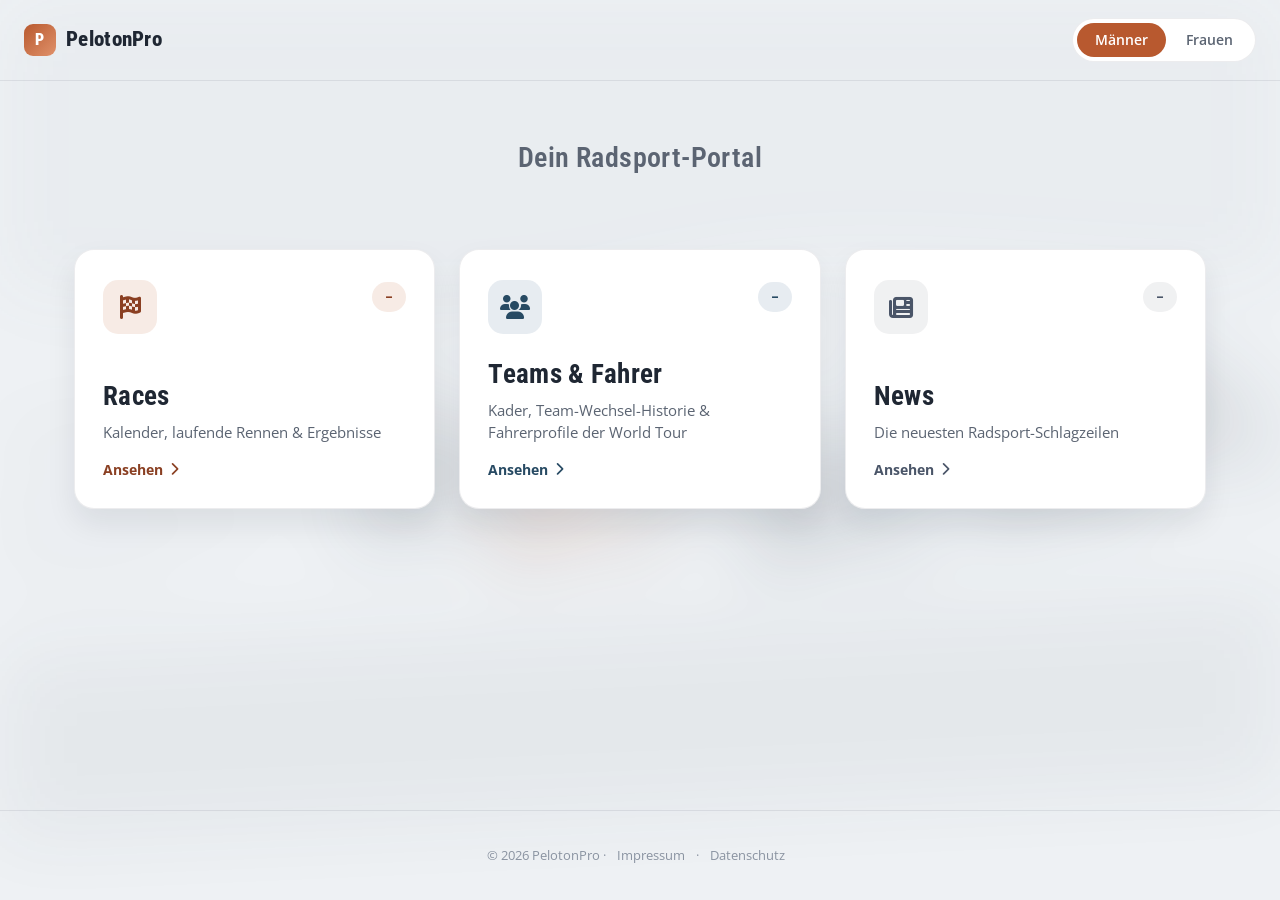
<file: index.html>
<!DOCTYPE html>
<html lang="de">
<head>
    <meta charset="UTF-8">
    <meta name="viewport" content="width=device-width, initial-scale=1.0">
    <title>PelotonPro – Dein Radsport-Portal</title>
    <meta name="description" content="Races, Teams und News der UCI World Tour auf einen Blick.">

    <link rel="preconnect" href="https://fonts.googleapis.com">
    <link rel="preconnect" href="https://fonts.gstatic.com" crossorigin>
    <link href="https://fonts.googleapis.com/css2?family=Open+Sans:wght@400;600;700&family=Roboto+Condensed:wght@400;700;800&display=swap" rel="stylesheet">
    <link rel="stylesheet" href="https://cdnjs.cloudflare.com/ajax/libs/font-awesome/6.4.0/css/all.min.css"
          integrity="sha384-iw3OoTErCYJJB9mCa8LNS2hbsQ7M3C0EpIsO/H5+EGAkPGc6rk+V8i04oW/K5xq0" crossorigin="anonymous" referrerpolicy="no-referrer">
    <link rel="stylesheet" href="style/style.css">
</head>
<body>
    <div class="home-bg" aria-hidden="true"></div>
    <div id="site-nav" class="topnav"></div>

    <main>
        <section class="hero">
            <h1>Dein Radsport-Portal</h1>
        </section>

        <div class="tiles">
            <a href="races.html" class="tile tile-races">
                <div class="icon-wrap"><i class="fas fa-flag-checkered"></i></div>
                <div class="bignum" id="tile-races-count">–</div>
                <h2>Races</h2>
                <p>Kalender, laufende Rennen &amp; Ergebnisse</p>
                <span class="go">Ansehen <i class="fas fa-chevron-right"></i></span>
            </a>
            <a href="teams.html" class="tile tile-teams">
                <div class="icon-wrap"><i class="fas fa-users"></i></div>
                <div class="bignum" id="tile-teams-count">–</div>
                <h2>Teams &amp; Fahrer</h2>
                <p>Kader, Team-Wechsel-Historie &amp; Fahrerprofile der World Tour</p>
                <span class="go">Ansehen <i class="fas fa-chevron-right"></i></span>
            </a>
            <a href="news.html" class="tile tile-news">
                <div class="icon-wrap"><i class="fas fa-newspaper"></i></div>
                <div class="bignum" id="tile-news-count">–</div>
                <h2>News</h2>
                <p>Die neuesten Radsport-Schlagzeilen</p>
                <span class="go">Ansehen <i class="fas fa-chevron-right"></i></span>
            </a>
        </div>
    </main>

    <footer class="site-footer">
        <p>&copy; 2026 PelotonPro · <a href="#">Impressum</a> · <a href="#">Datenschutz</a></p>
    </footer>

    <!-- Nur das Seiten-Modul: seine Abhängigkeiten
         (js/api.js, js/ui.js, js/nav.js, ggf. js/riders.js)
         zieht es selbst per import. -->
    <script type="module" src="js/home.js"></script>
</body>
</html>
</file>
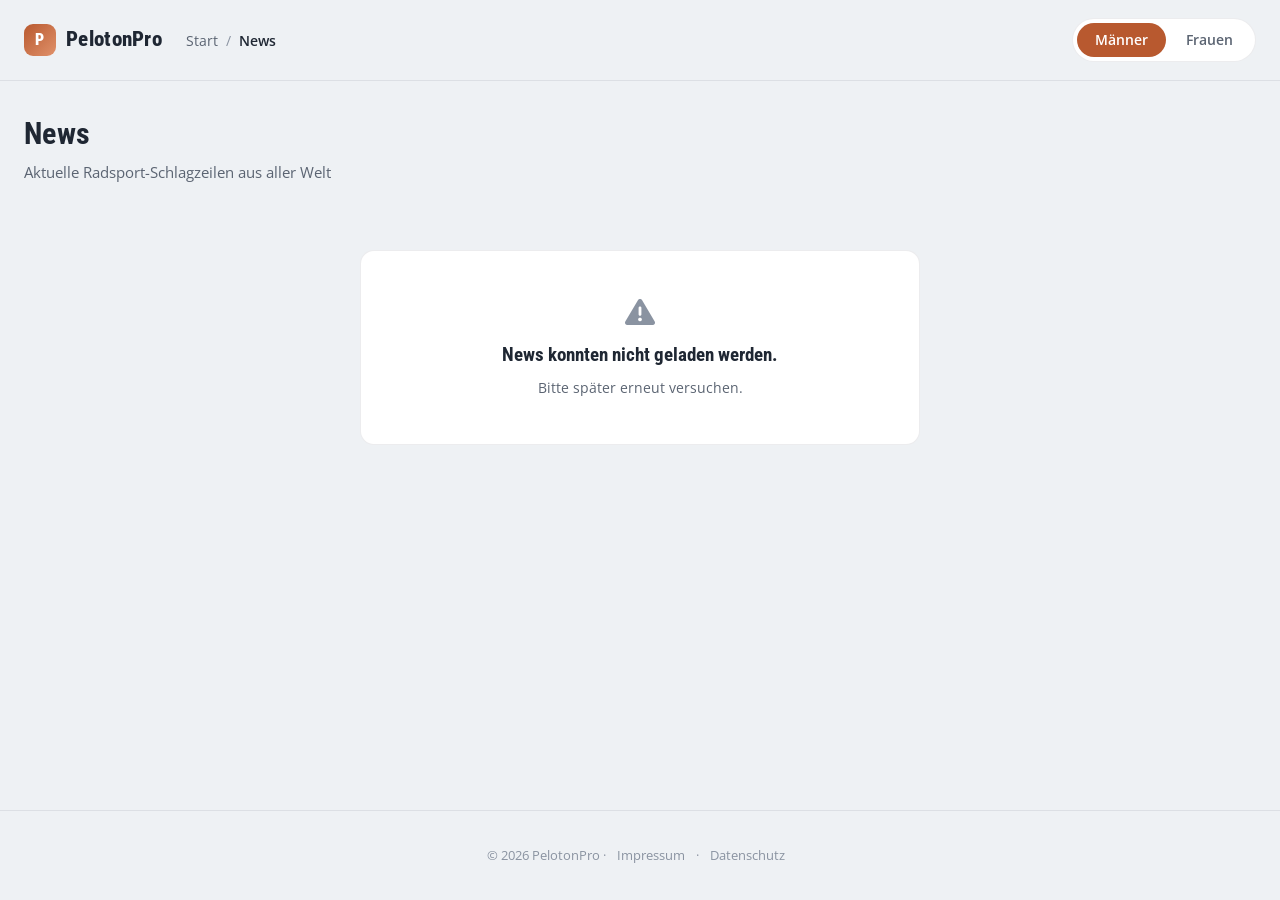
<file: news.html>
<!DOCTYPE html>
<html lang="de">
<head>
    <meta charset="UTF-8">
    <meta name="viewport" content="width=device-width, initial-scale=1.0">
    <title>News – PelotonPro</title>
    <meta name="description" content="Aktuelle Radsport-Schlagzeilen aus aller Welt.">

    <link rel="preconnect" href="https://fonts.googleapis.com">
    <link rel="preconnect" href="https://fonts.gstatic.com" crossorigin>
    <link href="https://fonts.googleapis.com/css2?family=Open+Sans:wght@400;600;700&family=Roboto+Condensed:wght@400;700;800&display=swap" rel="stylesheet">
    <link rel="stylesheet" href="https://cdnjs.cloudflare.com/ajax/libs/font-awesome/6.4.0/css/all.min.css"
          integrity="sha384-iw3OoTErCYJJB9mCa8LNS2hbsQ7M3C0EpIsO/H5+EGAkPGc6rk+V8i04oW/K5xq0" crossorigin="anonymous" referrerpolicy="no-referrer">
    <link rel="stylesheet" href="style/style.css">
</head>
<body>
    <div id="site-nav" class="topnav"></div>

    <main>
        <div class="page-head">
            <h1>News</h1>
            <p>Aktuelle Radsport-Schlagzeilen aus aller Welt</p>
        </div>
        <div id="news-content"></div>
    </main>

    <footer class="site-footer">
        <p>&copy; 2026 PelotonPro · <a href="#">Impressum</a> · <a href="#">Datenschutz</a></p>
    </footer>

    <!-- Nur das Seiten-Modul: seine Abhängigkeiten
         (js/api.js, js/ui.js, js/nav.js, ggf. js/riders.js)
         zieht es selbst per import. -->
    <script type="module" src="js/news.js"></script>
</body>
</html>
</file>
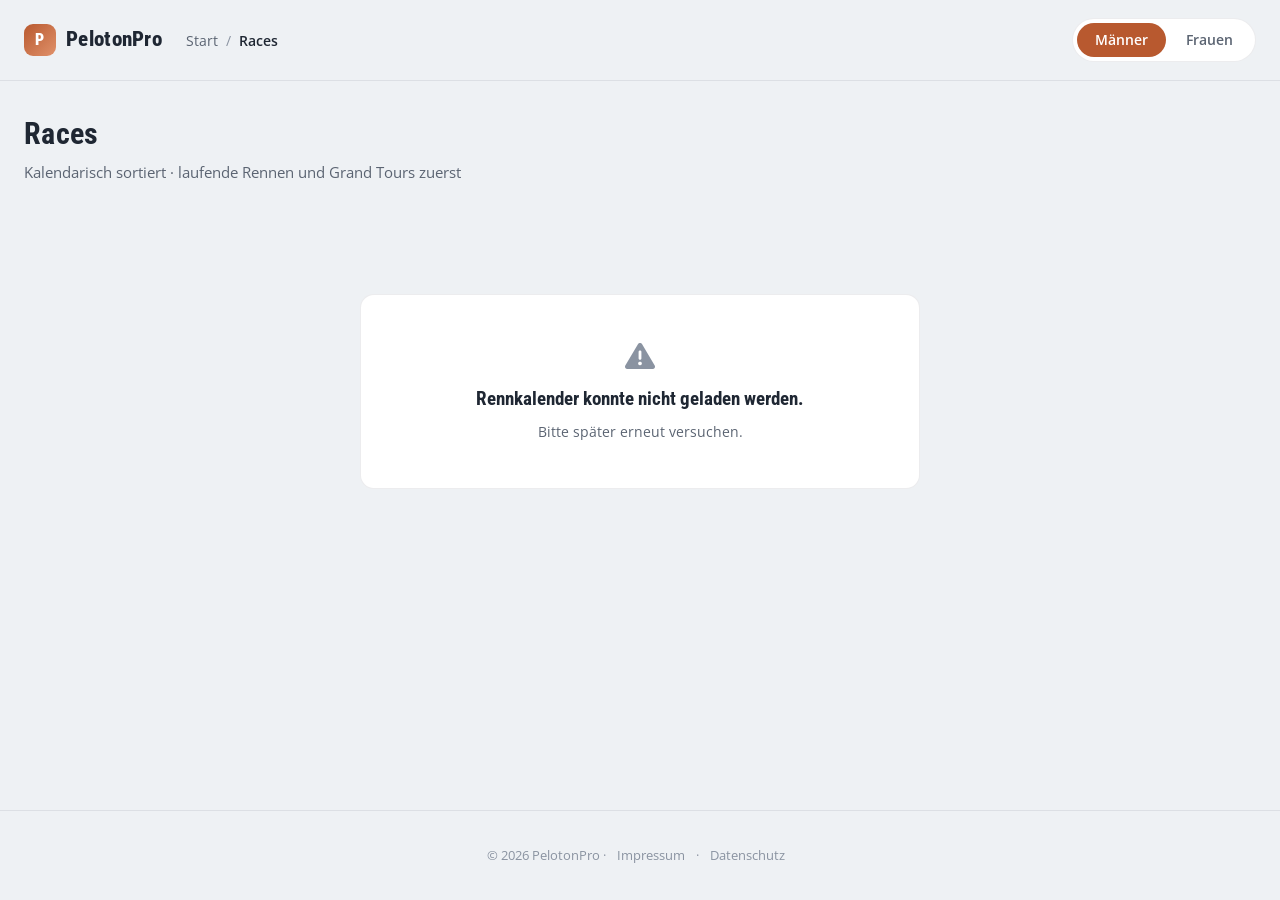
<file: races.html>
<!DOCTYPE html>
<html lang="de">
<head>
    <meta charset="UTF-8">
    <meta name="viewport" content="width=device-width, initial-scale=1.0">
    <title>Races – PelotonPro</title>
    <meta name="description" content="Der komplette Rennkalender aller UCI-WorldTour-, ProSeries- und Continental-Tour-Rennen mit Ergebnissen.">

    <link rel="preconnect" href="https://fonts.googleapis.com">
    <link rel="preconnect" href="https://fonts.gstatic.com" crossorigin>
    <link href="https://fonts.googleapis.com/css2?family=Open+Sans:wght@400;600;700&family=Roboto+Condensed:wght@400;700;800&display=swap" rel="stylesheet">
    <link rel="stylesheet" href="https://cdnjs.cloudflare.com/ajax/libs/font-awesome/6.4.0/css/all.min.css"
          integrity="sha384-iw3OoTErCYJJB9mCa8LNS2hbsQ7M3C0EpIsO/H5+EGAkPGc6rk+V8i04oW/K5xq0" crossorigin="anonymous" referrerpolicy="no-referrer">
    <link rel="stylesheet" href="style/style.css">
</head>
<body>
    <div id="site-nav" class="topnav"></div>

    <main>
        <div class="page-head">
            <h1>Races</h1>
            <p id="races-subtitle">Kalendarisch sortiert · laufende Rennen und Grand Tours zuerst</p>
        </div>
        <div class="tab-switch" id="season-tabs"></div>
        <div class="news-filters" id="category-filters"></div>
        <div id="races-content"></div>
    </main>

    <footer class="site-footer">
        <p>&copy; 2026 PelotonPro · <a href="#">Impressum</a> · <a href="#">Datenschutz</a></p>
    </footer>

    <!-- Nur das Seiten-Modul: seine Abhängigkeiten
         (js/api.js, js/ui.js, js/nav.js, ggf. js/riders.js)
         zieht es selbst per import. -->
    <script type="module" src="js/races.js"></script>
</body>
</html>
</file>
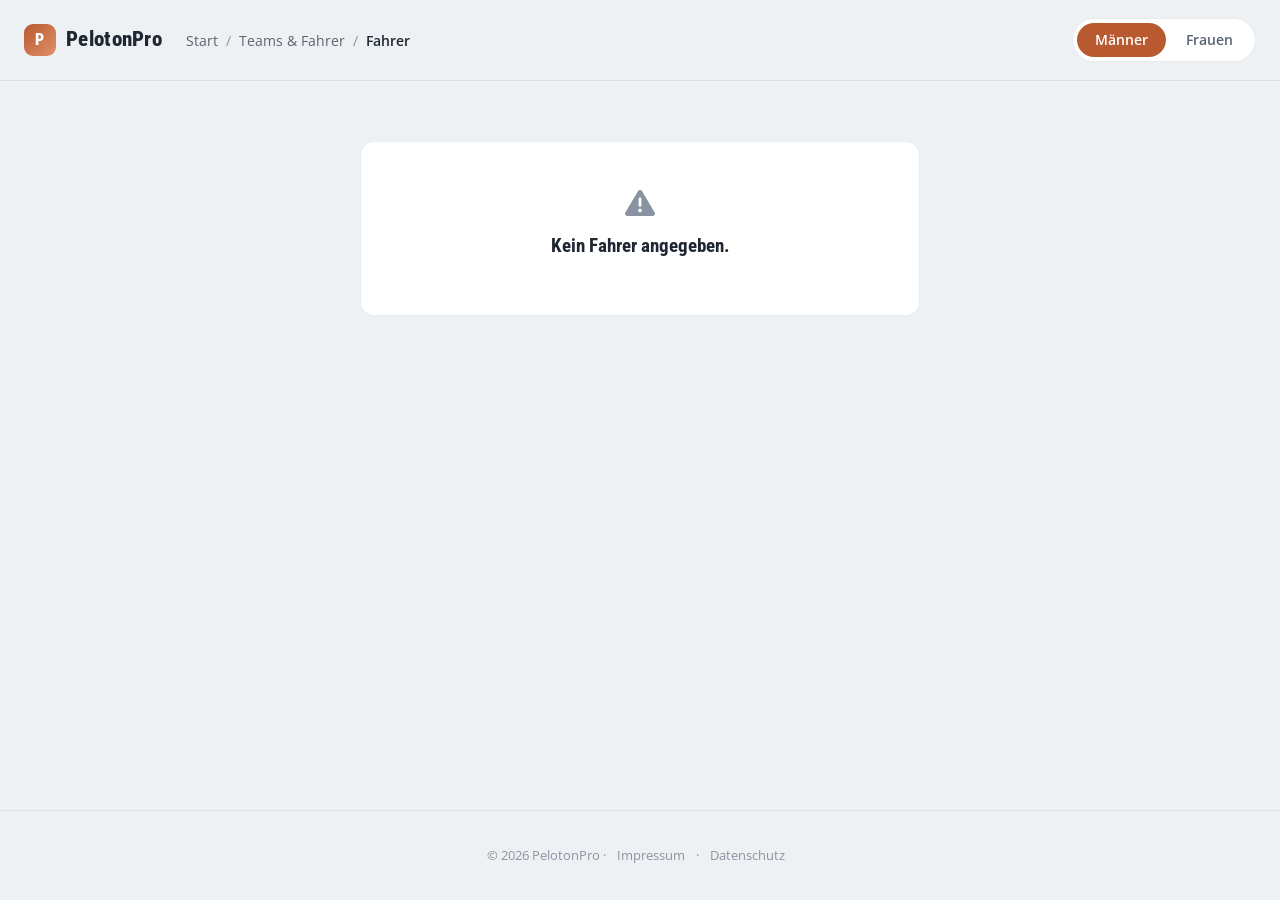
<file: rider.html>
<!DOCTYPE html>
<html lang="de">
<head>
    <meta charset="UTF-8">
    <meta name="viewport" content="width=device-width, initial-scale=1.0">
    <title>Fahrer – PelotonPro</title>

    <link rel="preconnect" href="https://fonts.googleapis.com">
    <link rel="preconnect" href="https://fonts.gstatic.com" crossorigin>
    <link href="https://fonts.googleapis.com/css2?family=Open+Sans:wght@400;600;700&family=Roboto+Condensed:wght@400;700;800&display=swap" rel="stylesheet">
    <link rel="stylesheet" href="https://cdnjs.cloudflare.com/ajax/libs/font-awesome/6.4.0/css/all.min.css"
          integrity="sha384-iw3OoTErCYJJB9mCa8LNS2hbsQ7M3C0EpIsO/H5+EGAkPGc6rk+V8i04oW/K5xq0" crossorigin="anonymous" referrerpolicy="no-referrer">
    <link rel="stylesheet" href="style/style.css">
</head>
<body>
    <div id="site-nav" class="topnav"></div>

    <main>
        <div id="rider-content"></div>
    </main>

    <footer class="site-footer">
        <p>&copy; 2026 PelotonPro · <a href="#">Impressum</a> · <a href="#">Datenschutz</a></p>
    </footer>

    <!-- Nur das Seiten-Modul: seine Abhängigkeiten
         (js/api.js, js/ui.js, js/nav.js, ggf. js/riders.js)
         zieht es selbst per import. -->
    <script type="module" src="js/rider.js"></script>
</body>
</html>
</file>
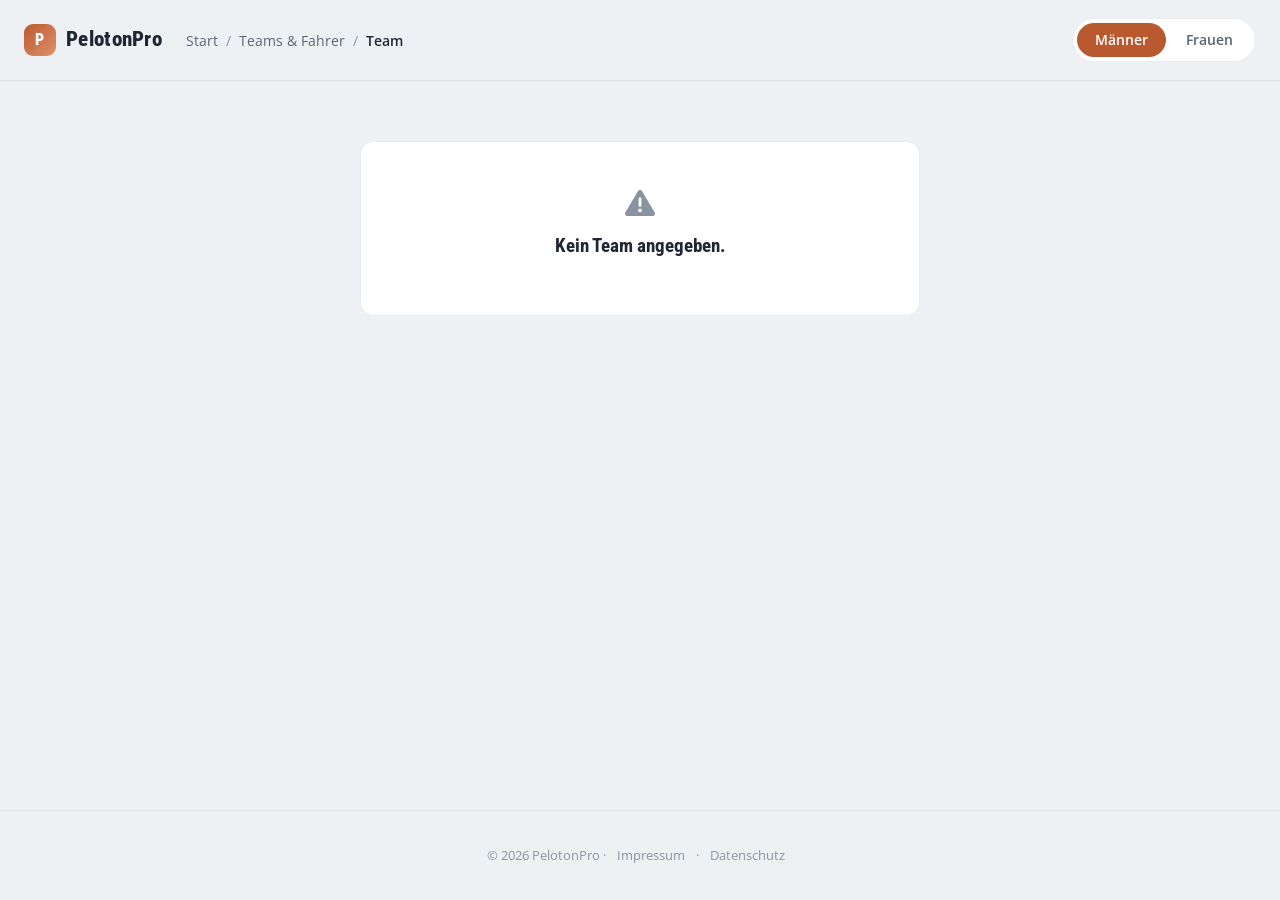
<file: team.html>
<!DOCTYPE html>
<html lang="de">
<head>
    <meta charset="UTF-8">
    <meta name="viewport" content="width=device-width, initial-scale=1.0">
    <title>Team – PelotonPro</title>

    <link rel="preconnect" href="https://fonts.googleapis.com">
    <link rel="preconnect" href="https://fonts.gstatic.com" crossorigin>
    <link href="https://fonts.googleapis.com/css2?family=Open+Sans:wght@400;600;700&family=Roboto+Condensed:wght@400;700;800&display=swap" rel="stylesheet">
    <link rel="stylesheet" href="https://cdnjs.cloudflare.com/ajax/libs/font-awesome/6.4.0/css/all.min.css"
          integrity="sha384-iw3OoTErCYJJB9mCa8LNS2hbsQ7M3C0EpIsO/H5+EGAkPGc6rk+V8i04oW/K5xq0" crossorigin="anonymous" referrerpolicy="no-referrer">
    <link rel="stylesheet" href="style/style.css">
</head>
<body>
    <div id="site-nav" class="topnav"></div>

    <main>
        <div id="team-content"></div>
    </main>

    <footer class="site-footer">
        <p>&copy; 2026 PelotonPro · <a href="#">Impressum</a> · <a href="#">Datenschutz</a></p>
    </footer>

    <!-- Nur das Seiten-Modul: seine Abhängigkeiten
         (js/api.js, js/ui.js, js/nav.js, ggf. js/riders.js)
         zieht es selbst per import. -->
    <script type="module" src="js/team.js"></script>
</body>
</html>
</file>
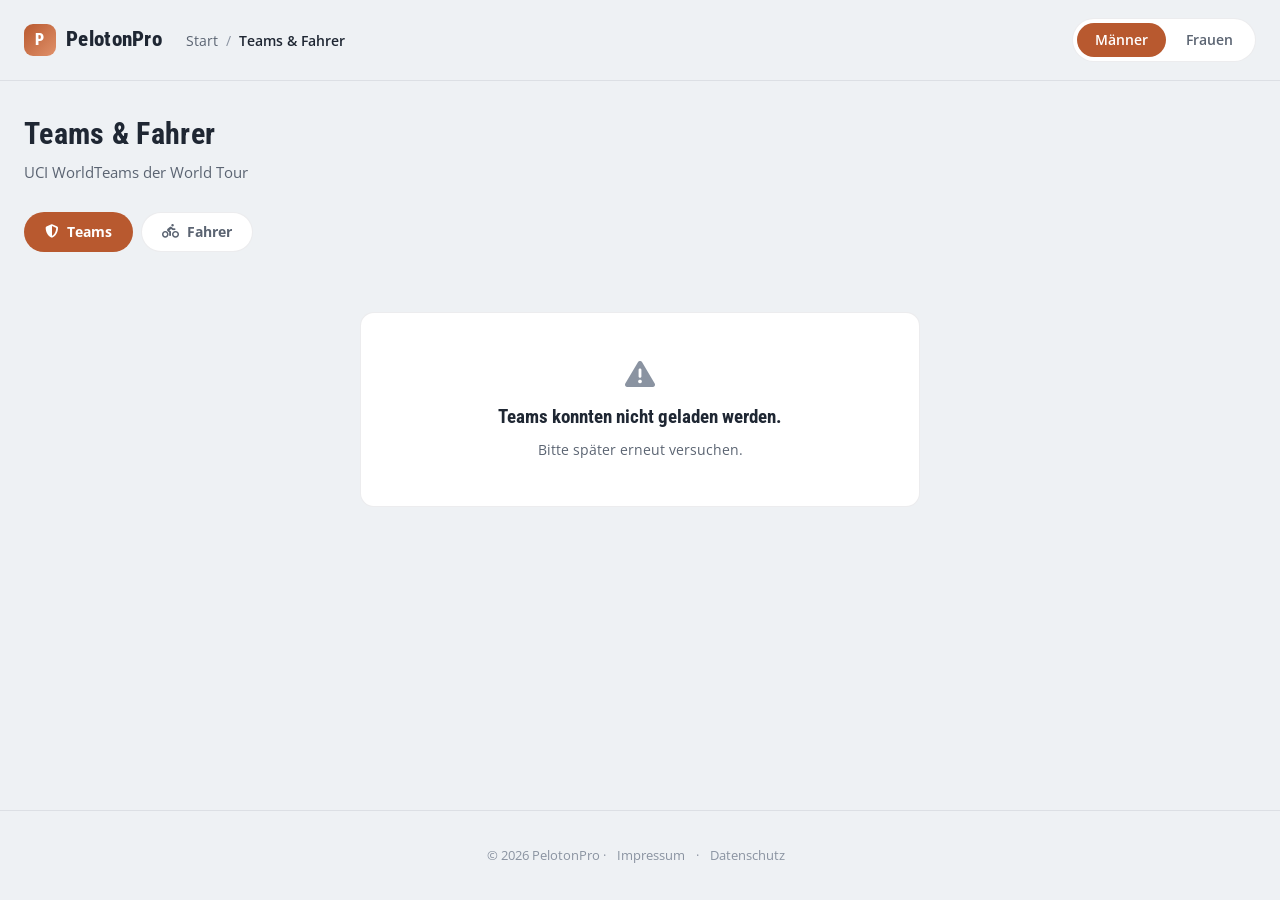
<file: teams.html>
<!DOCTYPE html>
<html lang="de">
<head>
    <meta charset="UTF-8">
    <meta name="viewport" content="width=device-width, initial-scale=1.0">
    <title>Teams &amp; Fahrer – PelotonPro</title>
    <meta name="description" content="Alle UCI WorldTeams und Fahrer der World Tour im Überblick.">

    <link rel="preconnect" href="https://fonts.googleapis.com">
    <link rel="preconnect" href="https://fonts.gstatic.com" crossorigin>
    <link href="https://fonts.googleapis.com/css2?family=Open+Sans:wght@400;600;700&family=Roboto+Condensed:wght@400;700;800&display=swap" rel="stylesheet">
    <link rel="stylesheet" href="https://cdnjs.cloudflare.com/ajax/libs/font-awesome/6.4.0/css/all.min.css"
          integrity="sha384-iw3OoTErCYJJB9mCa8LNS2hbsQ7M3C0EpIsO/H5+EGAkPGc6rk+V8i04oW/K5xq0" crossorigin="anonymous" referrerpolicy="no-referrer">
    <link rel="stylesheet" href="style/style.css">
</head>
<body>
    <div id="site-nav" class="topnav"></div>

    <main>
        <div class="page-head">
            <h1>Teams &amp; Fahrer</h1>
            <p id="teams-subtitle">UCI WorldTeams der World Tour</p>
        </div>
        <div class="tab-switch" id="teams-tabs">
            <button type="button" data-tab="teams" class="active"><i class="fas fa-shield-halved"></i> Teams</button>
            <button type="button" data-tab="riders"><i class="fas fa-person-biking"></i> Fahrer</button>
        </div>
        <div id="teams-content"></div>
        <div id="riders-content" hidden></div>
    </main>

    <footer class="site-footer">
        <p>&copy; 2026 PelotonPro · <a href="#">Impressum</a> · <a href="#">Datenschutz</a></p>
    </footer>

    <!-- Nur das Seiten-Modul: seine Abhängigkeiten
         (js/api.js, js/ui.js, js/nav.js, ggf. js/riders.js)
         zieht es selbst per import. -->
    <script type="module" src="js/teams.js"></script>
</body>
</html>
</file>
<file: style/style.css>
/* ==========================================================================
   PelotonPro - Redesign 2026
   Startseite (3 Kacheln) + eigenständige Races/Teams/News-Seiten mit
   Männer/Frauen-Umschalter. Ersetzt das frühere Single-Page-Magazin-Layout.

   Farbschema: helles, dezentes Theme (siehe .tile/.home-bg weiter unten) -
   Karten heben sich nur sanft vom Seitenhintergrund ab, kräftige Akzentfarben
   sind Hover-/aktiv-Zuständen vorbehalten statt permanent knallig zu sein.
   ========================================================================== */

:root {
    --primary: #eef1f4;
    --card: #ffffff;
    --card-hover: #f6f8fa;
    --border: rgba(15, 23, 42, 0.08);
    --border-strong: rgba(15, 23, 42, 0.16);
    --secondary: #b8592f;
    --secondary-light: #e0916a;
    --secondary-dark: #8a3f22;
    --accent: #3d6789;
    --accent-light: #7fa3bf;
    --accent-dark: #274a63;
    --live: #b8433c;
    --text: #1f2733;
    --text-muted: #5b6472;
    --text-faint: #8a93a1;

    --font-head: 'Roboto Condensed', Arial, Helvetica, sans-serif;
    --font-body: 'Open Sans', 'Segoe UI', Arial, Helvetica, sans-serif;

    --shadow-lg: 0 15px 30px rgba(15, 23, 42, 0.08);
    --radius: 14px;
}

* { box-sizing: border-box; }
html { scroll-behavior: smooth; }
body {
    margin: 0;
    background: var(--primary);
    color: var(--text);
    font-family: var(--font-body);
    line-height: 1.5;
    min-height: 100vh;
    display: flex;
    flex-direction: column;
}
main { flex: 1; position: relative; }
a { color: inherit; }
.container { max-width: 1280px; margin: 0 auto; padding: 0 24px; }
img { max-width: 100%; }

/* Sehr dezentes Hintergrundbild eines Fahrradrennens auf der Startseite -
   stark geblurrt/aufgehellt, damit es nicht vom Inhalt ablenkt (siehe
   style/img/peloton-bg.svg). */
.home-bg {
    position: fixed;
    inset: 0;
    z-index: -1;
    background-image: url('img/peloton-bg.svg');
    background-size: cover;
    background-position: center 40%;
    background-repeat: no-repeat;
    filter: blur(38px) saturate(0.9);
    opacity: 0.3;
    pointer-events: none;
}

/* ---------------------------------------------------------------------- *
 * Top-Navigation (js/nav.js rendert dies in jede Seite über #site-nav)
 * ---------------------------------------------------------------------- */
.topnav {
    display: flex;
    align-items: center;
    justify-content: space-between;
    flex-wrap: wrap;
    gap: 14px;
    padding: 18px 24px;
    border-bottom: 1px solid var(--border);
}
.topnav-left { display: flex; align-items: center; gap: 24px; flex-wrap: wrap; }
.logo {
    display: flex;
    align-items: center;
    gap: 10px;
    font-family: var(--font-head);
    font-weight: 800;
    font-size: 21px;
    letter-spacing: 0.3px;
    text-decoration: none;
    color: var(--text);
}
.logo-mark {
    width: 32px;
    height: 32px;
    border-radius: 9px;
    background: linear-gradient(135deg, var(--secondary), var(--secondary-light));
    display: flex;
    align-items: center;
    justify-content: center;
    font-size: 16px;
    font-weight: 900;
    color: #fff;
    flex-shrink: 0;
}
.crumbs { display: flex; align-items: center; gap: 8px; color: var(--text-muted); font-size: 14px; }
.crumbs a { color: var(--text-muted); text-decoration: none; }
.crumbs a:hover { color: var(--text); }
.crumbs .sep { color: var(--text-faint); }
.crumbs .current { color: var(--text); font-weight: 600; }

.gender-toggle {
    display: flex;
    background: var(--card);
    border: 1px solid var(--border);
    border-radius: 999px;
    padding: 4px;
    gap: 2px;
    flex-shrink: 0;
}
.gender-toggle button {
    border: none;
    background: transparent;
    color: var(--text-muted);
    font-family: var(--font-body);
    font-weight: 600;
    font-size: 13.5px;
    padding: 8px 18px;
    border-radius: 999px;
    cursor: pointer;
    transition: background 0.15s, color 0.15s;
}
.gender-toggle button:hover { color: var(--text); }
.gender-toggle button.active { background: var(--secondary); color: #fff; }

/* ---------------------------------------------------------------------- *
 * Home (Startseite: nur die 3 Kacheln)
 * ---------------------------------------------------------------------- */
.hero { text-align: center; padding: 56px 24px 8px; }
.hero h1 {
    font-family: var(--font-head);
    font-size: clamp(22px, 4vw, 28px);
    margin: 0 0 18px;
    color: var(--text-muted);
    font-weight: 600;
    letter-spacing: 0.4px;
}
.hero .gender-toggle { margin: 0 auto; width: max-content; }

.tiles {
    display: grid;
    grid-template-columns: repeat(3, 1fr);
    gap: 24px;
    padding: 44px 24px 70px;
    max-width: 1180px;
    margin: 0 auto;
}

/* Kacheln: im Ruhezustand nur eine dezente weiße Karte (hebt sich sanft vom
   Seitenhintergrund ab) mit einem leicht eingefärbten Icon-Kreis je Kategorie.
   Erst beim Hover blendet ein Farbverlauf (::before, per Opacity animiert -
   Farbverläufe selbst lassen sich nicht sauber transitionieren) über die
   ganze Kachel ein und Text/Icon wechseln auf Weiß. */
.tile {
    position: relative;
    border-radius: 20px;
    padding: 40px 28px 28px;
    min-height: 260px;
    display: flex;
    flex-direction: column;
    justify-content: flex-end;
    overflow: hidden;
    background: var(--card);
    border: 1px solid var(--border);
    box-shadow: var(--shadow-lg);
    text-decoration: none;
    color: inherit;
    transition: transform 0.18s ease, box-shadow 0.18s ease, border-color 0.18s ease;
}
.tile::before {
    content: '';
    position: absolute;
    inset: 0;
    opacity: 0;
    transition: opacity 0.25s ease;
}
.tile:hover {
    transform: translateY(-4px);
    box-shadow: 0 22px 38px rgba(15, 23, 42, 0.14);
    border-color: transparent;
}
.tile:hover::before { opacity: 1; }
.tile > * { position: relative; z-index: 1; }
.tile .icon-wrap {
    position: absolute;
    top: 30px; left: 28px;
    width: 54px; height: 54px;
    border-radius: 15px;
    display: flex; align-items: center; justify-content: center;
    background: var(--tile-tint);
    transition: background 0.25s ease;
}
.tile .icon-wrap i { font-size: 24px; color: var(--tile-accent); transition: color 0.25s ease; }
.tile:hover .icon-wrap { background: rgba(255, 255, 255, 0.2); }
.tile:hover .icon-wrap i { color: #fff; }
.tile .bignum {
    position: absolute;
    top: 32px; right: 28px;
    font-family: var(--font-head);
    font-size: 13.5px;
    font-weight: 700;
    color: var(--tile-accent);
    background: var(--tile-tint);
    padding: 5px 13px;
    border-radius: 999px;
    transition: background 0.25s ease, color 0.25s ease;
}
.tile:hover .bignum { background: rgba(0, 0, 0, 0.22); color: rgba(255, 255, 255, 0.9); }
.tile h2 { font-family: var(--font-head); font-size: 27px; margin: 0 0 6px; color: var(--text); letter-spacing: 0.3px; transition: color 0.25s ease; }
.tile p { margin: 0 0 16px; color: var(--text-muted); font-size: 14.5px; transition: color 0.25s ease; }
.tile .go { display: inline-flex; align-items: center; gap: 7px; color: var(--tile-accent); font-weight: 700; font-size: 13.5px; transition: color 0.25s ease; }
.tile:hover h2, .tile:hover p, .tile:hover .go { color: #fff; }
.tile:hover p { color: rgba(255, 255, 255, 0.88); }

.tile-races { --tile-accent: var(--secondary-dark); --tile-tint: rgba(184, 89, 47, 0.12); }
.tile-races::before { background: linear-gradient(150deg, var(--secondary) 0%, var(--secondary-dark) 100%); }
.tile-teams { --tile-accent: var(--accent-dark); --tile-tint: rgba(61, 103, 137, 0.12); }
.tile-teams::before { background: linear-gradient(150deg, var(--accent) 0%, var(--accent-dark) 100%); }
.tile-news { --tile-accent: #4a5568; --tile-tint: rgba(15, 23, 42, 0.06); }
.tile-news::before { background: linear-gradient(150deg, #3a4455 0%, #1f2530 100%); }

/* ---------------------------------------------------------------------- *
 * Seiten-Kopf (Races/Teams/News)
 * ---------------------------------------------------------------------- */
.page-head { padding: 30px 24px 6px; max-width: 1280px; margin: 0 auto; }
.page-head h1 { font-family: var(--font-head); font-size: 30px; margin: 0 0 6px; letter-spacing: 0.3px; }
.page-head p { color: var(--text-muted); margin: 0; font-size: 14.5px; }

.section-label {
    display: flex; align-items: center; gap: 10px;
    max-width: 1280px; margin: 30px auto 14px; padding: 0 24px;
    font-family: var(--font-head); font-size: 12.5px; text-transform: uppercase;
    letter-spacing: 1.4px; color: var(--text-faint);
}
.section-label .line { flex: 1; height: 1px; background: var(--border); }

/* ---------------------------------------------------------------------- *
 * Races
 * ---------------------------------------------------------------------- */
.race-list { max-width: 1280px; margin: 0 auto; padding: 0 24px 60px; display: flex; flex-direction: column; gap: 10px; }

.live-card {
    background: linear-gradient(120deg, rgba(184, 67, 60, 0.08), var(--card) 60%);
    border: 1px solid rgba(184, 67, 60, 0.3);
    border-radius: var(--radius);
    padding: 18px 24px;
    display: flex;
    align-items: center;
    gap: 18px;
    flex-wrap: wrap;
}
.live-dot { width: 10px; height: 10px; border-radius: 50%; background: var(--live); box-shadow: 0 0 0 4px rgba(184, 67, 60, 0.22); flex-shrink: 0; animation: pulse 1.6s infinite; }
@keyframes pulse { 0%, 100% { opacity: 1; } 50% { opacity: 0.45; } }
.live-badge { background: var(--live); color: #fff; font-size: 10.5px; font-weight: 800; padding: 3px 10px; border-radius: 999px; letter-spacing: 0.5px; }
.live-card .rname { font-family: var(--font-head); font-size: 18px; font-weight: 700; margin-top: 6px; }
.live-card .rmeta { color: var(--text-muted); font-size: 12.5px; margin-top: 2px; }
.live-card .note { flex: 1; color: var(--text-muted); font-size: 13px; font-style: italic; text-align: right; min-width: 180px; }

.race-row {
    background: var(--card);
    border: 1px solid var(--border);
    border-radius: var(--radius);
    padding: 15px 22px;
    display: flex;
    align-items: center;
    gap: 20px;
    cursor: pointer;
    transition: background 0.15s;
}
.race-row:hover { background: var(--card-hover); }
.race-row.is-live { border-color: rgba(184, 67, 60, 0.45); }
.race-row .date { width: 58px; text-align: center; flex-shrink: 0; font-family: var(--font-head); }
.race-row .date .d { font-size: 21px; font-weight: 800; line-height: 1; }
.race-row .date .m { font-size: 10.5px; color: var(--text-faint); text-transform: uppercase; letter-spacing: 0.5px; }
.race-row .divider { width: 1px; align-self: stretch; background: var(--border); flex-shrink: 0; }
.race-row .info { flex: 1; min-width: 0; }
.race-row .toprow { display: flex; align-items: center; gap: 8px; margin-bottom: 3px; flex-wrap: wrap; }
.race-row .name { font-family: var(--font-head); font-size: 15.5px; font-weight: 700; }
.race-row .country { color: var(--text-faint); font-size: 12.5px; }

.badge { font-size: 9.5px; font-weight: 800; padding: 2px 8px; border-radius: 5px; letter-spacing: 0.4px; text-transform: uppercase; white-space: nowrap; }
.badge-gt { background: rgba(184, 89, 47, 0.14); color: var(--secondary); }
.badge-monument { background: rgba(61, 103, 137, 0.14); color: var(--accent); }
.badge-stage_race, .badge-one_day { background: rgba(91, 100, 114, 0.1); color: var(--text-muted); }
.badge-live { background: rgba(184, 67, 60, 0.15); color: var(--live); }

.result-preview { display: flex; align-items: center; gap: 10px; flex-shrink: 0; width: 260px; }
.result-preview .flag-dot { width: 24px; height: 24px; border-radius: 50%; background: var(--accent); display: flex; align-items: center; justify-content: center; font-size: 9.5px; font-weight: 800; color: #fff; flex-shrink: 0; }
.result-preview .wname { font-size: 13.5px; font-weight: 700; }
.result-preview .wteam { font-size: 11.5px; color: var(--text-faint); }
.result-preview.muted { color: var(--text-faint); font-size: 12.5px; font-style: italic; justify-content: flex-end; text-align: right; }

.chev { color: var(--text-faint); flex-shrink: 0; transition: transform 0.15s; }
.race-row.expanded { border-radius: var(--radius) var(--radius) 0 0; }
.race-row.expanded .chev { transform: rotate(90deg); }

.race-results-panel { margin-top: -6px; }
.race-results-panel table { width: 100%; border-collapse: collapse; background: var(--card); border: 1px solid var(--border); border-top: none; border-radius: 0 0 var(--radius) var(--radius); overflow: hidden; }
.race-results-panel th, .race-results-panel td { padding: 9px 20px; text-align: left; font-size: 13.5px; }
.race-results-panel th { color: var(--text-faint); font-weight: 600; font-size: 11px; text-transform: uppercase; letter-spacing: 0.4px; border-bottom: 1px solid var(--border); }
.race-results-panel td { border-bottom: 1px solid var(--border); }
.race-results-panel tr:last-child td { border-bottom: none; }
.race-results-panel .pos { width: 36px; font-weight: 800; color: var(--secondary); }
.race-results-panel .team-name { color: var(--text-muted); }

.race-panel-links {
    background: var(--card); border: 1px solid var(--border); border-top: none;
    padding: 10px 20px; display: flex; align-items: center; gap: 10px; font-size: 12.5px;
}
.race-panel-links a { color: var(--secondary); text-decoration: none; font-weight: 700; display: inline-flex; align-items: center; gap: 6px; }
.race-panel-links a:hover { text-decoration: underline; }
.race-panel-links .sep { color: var(--text-faint); }
.race-panel-empty {
    background: var(--card); border: 1px solid var(--border); border-top: none; border-radius: 0 0 var(--radius) var(--radius);
    padding: 16px 20px; color: var(--text-muted); font-size: 13.5px; margin: 0;
}
.results-caption {
    background: var(--card); border: 1px solid var(--border); border-top: none; border-bottom: none;
    padding: 10px 20px; font-family: var(--font-head); font-size: 12px; text-transform: uppercase; letter-spacing: 0.5px; color: var(--text-faint);
}
.stage-breakdown {
    background: var(--card); border: 1px solid var(--border); border-top: none; border-radius: 0 0 var(--radius) var(--radius); overflow: hidden;
}
.stage-row { display: flex; align-items: center; gap: 16px; padding: 9px 20px; border-bottom: 1px solid var(--border); font-size: 13px; }
.stage-row:last-child { border-bottom: none; }
.stage-row .stage-num { width: 26px; flex-shrink: 0; font-weight: 800; color: var(--secondary); font-family: var(--font-head); }
.stage-row .stage-meta { flex: 1; color: var(--text-muted); min-width: 0; }
.stage-row .stage-winner { flex-shrink: 0; font-weight: 600; white-space: nowrap; }
.stage-row .stage-winner.muted { color: var(--text-faint); font-weight: 400; font-style: italic; }
.stage-row .stage-winner i { color: var(--secondary); margin-right: 4px; }

/* ---------------------------------------------------------------------- *
 * Teams
 * ---------------------------------------------------------------------- */
.team-grid { display: grid; grid-template-columns: repeat(4, 1fr); gap: 20px; max-width: 1280px; margin: 0 auto; padding: 26px 24px 60px; }
.team-card {
    background: var(--card);
    border: 1px solid var(--border);
    border-radius: 16px;
    padding: 24px 20px;
    text-align: center;
    position: relative;
    text-decoration: none;
    color: inherit;
    transition: transform 0.15s, border-color 0.15s;
}
.team-card:hover { transform: translateY(-3px); border-color: var(--border-strong); }
.team-card .bar { position: absolute; top: 0; left: 0; right: 0; height: 4px; border-radius: 16px 16px 0 0; background: var(--secondary); }
.logo-circle {
    width: 64px; height: 64px; border-radius: 50%;
    margin: 4px auto 14px;
    display: flex; align-items: center; justify-content: center;
    font-family: var(--font-head); font-weight: 800; font-size: 17px; color: #fff;
    background: var(--secondary);
    border: 3px solid var(--border);
    overflow: hidden;
}
.logo-circle img { width: 100%; height: 100%; object-fit: cover; }
.team-card h3 { font-family: var(--font-head); font-size: 15px; margin: 0 0 6px; line-height: 1.25; min-height: 38px; display: flex; align-items: center; justify-content: center; }
.team-card .country { display: flex; align-items: center; justify-content: center; gap: 6px; color: var(--text-muted); font-size: 12px; }

/* ---------------------------------------------------------------------- *
 * Teams & Fahrer - Tab-Umschalter (teams.html)
 * ---------------------------------------------------------------------- */
.tab-switch {
    display: flex; gap: 8px; max-width: 1280px; margin: 22px auto 0; padding: 0 24px;
}
.tab-switch button {
    display: flex; align-items: center; gap: 8px;
    background: var(--card); border: 1px solid var(--border); color: var(--text-muted);
    font-family: var(--font-body); font-weight: 700; font-size: 13.5px;
    padding: 10px 20px; border-radius: 999px; cursor: pointer; transition: background 0.15s, color 0.15s;
}
.tab-switch button:hover { color: var(--text); }
.tab-switch button.active { background: var(--secondary); color: #fff; border-color: transparent; }

/* ---------------------------------------------------------------------- *
 * Fahrer-Liste (Fahrer-Tab auf teams.html)
 * ---------------------------------------------------------------------- */
.riders-toolbar {
    display: flex; align-items: center; gap: 14px; flex-wrap: wrap;
    max-width: 1280px; margin: 22px auto 0; padding: 0 24px;
}
.search-box {
    display: flex; align-items: center; gap: 10px;
    background: var(--card); border: 1px solid var(--border); border-radius: 10px;
    padding: 10px 16px; flex: 1; min-width: 220px;
}
.search-box i { color: var(--text-faint); }
.search-box input {
    background: transparent; border: none; outline: none; color: var(--text);
    font-family: var(--font-body); font-size: 14px; width: 100%;
}
.search-box input::placeholder { color: var(--text-faint); }
#rider-team-filter {
    background: var(--card); border: 1px solid var(--border); border-radius: 10px;
    padding: 10px 14px; color: var(--text); font-family: var(--font-body); font-size: 13.5px;
    cursor: pointer;
}
.riders-count { color: var(--text-faint); font-size: 12.5px; white-space: nowrap; }

.rider-table-wrap {
    max-width: 1280px; margin: 16px auto 0; padding: 0 24px 60px; overflow-x: auto;
}
.rider-table { width: 100%; border-collapse: collapse; background: var(--card); border: 1px solid var(--border); border-radius: var(--radius); overflow: hidden; }
.rider-table th, .rider-table td { padding: 12px 18px; text-align: left; font-size: 13.5px; }
.rider-table th { color: var(--text-faint); font-weight: 600; font-size: 11px; text-transform: uppercase; letter-spacing: 0.4px; border-bottom: 1px solid var(--border); white-space: nowrap; }
.rider-table th .sort-hint { text-transform: none; font-weight: 400; letter-spacing: 0; color: var(--text-faint); font-size: 10.5px; }
.rider-table td { border-bottom: 1px solid var(--border); }
.rider-table tr:last-child td { border-bottom: none; }
.rider-table tbody tr { cursor: pointer; transition: background 0.15s; }
.rider-table tbody tr:hover { background: var(--card-hover); }
.rider-table .rname .last { font-weight: 700; }
.rider-table .rname .first { color: var(--text-muted); font-size: 12.5px; }
.rider-table .rcountry { color: var(--text-muted); white-space: nowrap; }
.rider-table .no-strava { color: var(--text-faint); }

.team-badge {
    display: inline-block; background: rgba(61, 103, 137, 0.12); color: var(--accent);
    font-size: 12px; font-weight: 700; padding: 4px 11px; border-radius: 999px;
    text-decoration: none; white-space: nowrap;
}
.team-badge.muted { background: rgba(91, 100, 114, 0.1); color: var(--text-faint); }
.strava-link { color: #fc4c02; font-size: 17px; }
.strava-link:hover { color: #ff6a2b; }

/* ---------------------------------------------------------------------- *
 * Team-Kader (Ausschnitt auf der Team-Detailseite)
 * ---------------------------------------------------------------------- */
.roster-grid { display: grid; grid-template-columns: repeat(auto-fill, minmax(180px, 1fr)); gap: 14px; }
.roster-card {
    background: var(--card); border: 1px solid var(--border); border-radius: 12px;
    padding: 16px; text-align: center; text-decoration: none; color: inherit;
    position: relative; transition: transform 0.15s, border-color 0.15s;
}
.roster-card:hover { transform: translateY(-2px); border-color: var(--border-strong); }
.roster-card .rc-avatar {
    width: 44px; height: 44px; border-radius: 50%; margin: 0 auto 10px;
    background: var(--secondary); color: #fff; display: flex; align-items: center; justify-content: center;
    font-family: var(--font-head); font-weight: 800; font-size: 14px;
}
.roster-card .rc-name .last { font-weight: 700; font-size: 13.5px; }
.roster-card .rc-name .first { color: var(--text-muted); font-size: 11.5px; }
.roster-card .rc-country { color: var(--text-faint); font-size: 11px; margin-top: 6px; }
.roster-card .strava-link { position: absolute; top: 12px; right: 12px; font-size: 14px; }
.roster-empty { color: var(--text-muted); font-size: 14px; }
.state-panel.small { margin: 20px 0; padding: 26px; }

/* ---------------------------------------------------------------------- *
 * Fahrer-Detailseite
 * ---------------------------------------------------------------------- */
.rider-avatar { font-size: 28px; }
.rider-banner h1 { display: flex; flex-wrap: wrap; gap: 6px; align-items: baseline; }
.rider-first { font-weight: 400; color: var(--text-muted); font-size: 0.7em; }
.wiki-link.strava { color: #fc4c02; }

.season-table-wrap { overflow-x: auto; }
.season-table { width: 100%; border-collapse: collapse; background: var(--card); border: 1px solid var(--border); border-radius: var(--radius); overflow: hidden; }
.season-table th, .season-table td { padding: 11px 20px; text-align: left; font-size: 13.5px; }
.season-table th { color: var(--text-faint); font-weight: 600; font-size: 11px; text-transform: uppercase; letter-spacing: 0.4px; border-bottom: 1px solid var(--border); }
.season-table td { border-bottom: 1px solid var(--border); }
.season-table tr:last-child td { border-bottom: none; }
.season-table .season-year { font-family: var(--font-head); font-weight: 800; color: var(--secondary); width: 70px; }
.season-table a { color: var(--text); text-decoration: none; font-weight: 600; }
.season-table a:hover { text-decoration: underline; }
.season-table .tbd { color: var(--text-faint); font-style: italic; font-size: 12.5px; }

.stints-list { list-style: none; margin: 0; padding: 0; display: flex; flex-direction: column; gap: 8px; }
.stints-list li {
    display: flex; align-items: center; gap: 14px;
    background: var(--card); border: 1px solid var(--border); border-radius: 10px; padding: 10px 18px; font-size: 13.5px;
}
.stints-list .stint-years { font-family: var(--font-head); font-weight: 700; color: var(--text-muted); width: 90px; flex-shrink: 0; }
.stints-list .stint-team a { color: var(--text); text-decoration: none; font-weight: 600; }
.stints-list .stint-team a:hover { text-decoration: underline; }

/* ---------------------------------------------------------------------- *
 * Team-Detailseite
 * ---------------------------------------------------------------------- */
.team-banner {
    background: linear-gradient(120deg, rgba(184, 89, 47, 0.12), var(--primary) 65%);
    padding: 42px 24px 34px;
    display: flex;
    align-items: center;
    gap: 24px;
    border-bottom: 1px solid var(--border);
    flex-wrap: wrap;
}
.team-banner .logo-circle-lg {
    width: 88px; height: 88px; border-radius: 50%;
    background: var(--secondary);
    border: 4px solid var(--card);
    box-shadow: 0 0 0 1px var(--border);
    display: flex; align-items: center; justify-content: center;
    font-family: var(--font-head); font-weight: 800; font-size: 24px; color: #fff;
    flex-shrink: 0;
    overflow: hidden;
}
.team-banner .logo-circle-lg img { width: 100%; height: 100%; object-fit: cover; }
.team-banner h1 { font-family: var(--font-head); font-size: 29px; margin: 0 0 8px; }
.team-banner .meta { display: flex; align-items: center; gap: 10px; color: var(--text-muted); font-size: 13.5px; flex-wrap: wrap; }
.team-banner .meta .sep { opacity: 0.5; }
.team-banner .wiki-link { display: inline-flex; align-items: center; gap: 6px; font-size: 13px; font-weight: 700; color: var(--secondary); text-decoration: none; }

.stats-row { display: grid; grid-template-columns: repeat(3, 1fr); gap: 16px; max-width: 1280px; margin: 0 auto; padding: 26px 24px 0; }
.stat-card { background: var(--card); border: 1px solid var(--border); border-radius: 14px; padding: 18px 20px; }
.stat-card .val { font-family: var(--font-head); font-size: 26px; font-weight: 800; color: var(--secondary); }
.stat-card .lbl { font-size: 12px; color: var(--text-muted); margin-top: 4px; text-transform: uppercase; letter-spacing: 0.4px; }

.team-wins-wrap { max-width: 1280px; margin: 0 auto; padding: 34px 24px 60px; }
.team-wins-wrap h2 { font-family: var(--font-head); font-size: 19px; margin: 0 0 16px; }
.win-row {
    background: var(--card); border: 1px solid var(--border); border-radius: 12px;
    padding: 13px 18px; display: flex; align-items: center; gap: 16px; margin-bottom: 10px;
    text-decoration: none; color: inherit;
}
.win-row .trophy { color: var(--secondary); font-size: 17px; flex-shrink: 0; }

/* Ergebnisliste auf der Fahrer-Detailseite (js/rider.js). Setzt auf
   .season-table auf und ergaenzt nur, was dort fehlt: Platzierung,
   Zeit/Abstand, Datumszeile und den Nachladen-Knopf. Klassenpraefix "rr-"
   wie "wr-" bei .win-row; "result-" ist schon von .result-preview in der
   Renn-Liste belegt. */
.season-table.rider-results .rr-pos { font-family: var(--font-head); font-weight: 800; width: 90px; white-space: nowrap; }
.season-table.rider-results .rr-pos .trophy { color: var(--secondary); font-size: 15px; }
.season-table.rider-results .rr-gap { color: var(--text-muted); font-size: 12.5px; white-space: nowrap; }
.season-table.rider-results .rr-date { color: var(--text-faint); font-size: 11.5px; margin-top: 2px; }
.season-table.rider-results .wr-stage { color: var(--text-faint); font-size: 11.5px; font-weight: 600; }
.gt-badge { display: inline-block; background: var(--secondary); color: #fff; font-size: 9.5px; font-weight: 800; letter-spacing: 0.5px; padding: 1px 5px; border-radius: 3px; vertical-align: 1px; }
.rr-count { color: var(--text-faint); font-size: 12px; margin: 10px 0 0; }
.rr-more { margin-top: 12px; background: var(--card); color: var(--text); border: 1px solid var(--border); border-radius: var(--radius); padding: 9px 18px; font-size: 13px; font-weight: 600; font-family: inherit; cursor: pointer; }
.rr-more:hover:not(:disabled) { border-color: var(--secondary); color: var(--secondary); }
.rr-more:disabled { cursor: default; color: var(--text-faint); }
.win-row .wr-name { font-weight: 700; font-size: 14px; }
.win-row .wr-meta { font-size: 12px; color: var(--text-faint); }

/* ---------------------------------------------------------------------- *
 * News
 * ---------------------------------------------------------------------- */
.featured-news {
    max-width: 1280px; margin: 26px auto 0; padding: 0 24px;
}
.featured-news .card {
    background: var(--card); border: 1px solid var(--border); border-radius: 18px;
    overflow: hidden; display: grid; grid-template-columns: 1.1fr 1fr;
    text-decoration: none; color: inherit;
}
.featured-news .img { background: linear-gradient(135deg, var(--secondary), var(--secondary-dark)); min-height: 220px; display: flex; align-items: flex-end; padding: 18px; }
.featured-news .tag { background: rgba(0, 0, 0, 0.3); color: #fff; font-size: 10.5px; font-weight: 800; padding: 5px 12px; border-radius: 999px; letter-spacing: 0.4px; text-transform: uppercase; }
.featured-news .body { padding: 26px 30px; display: flex; flex-direction: column; justify-content: center; }
.featured-news .source { color: var(--secondary); font-size: 12px; font-weight: 700; text-transform: uppercase; letter-spacing: 0.5px; margin-bottom: 8px; }
.featured-news h2 { font-family: var(--font-head); font-size: 21px; line-height: 1.3; margin: 0 0 10px; }
.featured-news .excerpt { color: var(--text-muted); font-size: 13.5px; line-height: 1.6; margin: 0 0 12px; }
.featured-news .time { color: var(--text-faint); font-size: 12px; }

.news-filters { display: flex; gap: 10px; max-width: 1280px; margin: 22px auto 0; padding: 0 24px; flex-wrap: wrap; }
.chip { background: var(--card); border: 1px solid var(--border); color: var(--text-muted); font-size: 12.5px; font-weight: 600; padding: 7px 15px; border-radius: 999px; cursor: pointer; }
.chip.active { background: var(--secondary); color: #fff; border-color: transparent; }

.news-grid { display: grid; grid-template-columns: repeat(3, 1fr); gap: 18px; max-width: 1280px; margin: 0 auto; padding: 18px 24px 60px; }
.news-card {
    background: var(--card); border: 1px solid var(--border); border-radius: 14px;
    overflow: hidden; display: flex; flex-direction: column;
    text-decoration: none; color: inherit;
}
.news-card .thumb { height: 110px; background: linear-gradient(135deg, #4a5568, #2a323d); position: relative; }
.news-card .thumb .source-pill { position: absolute; bottom: 10px; left: 10px; background: rgba(0, 0, 0, 0.45); color: #fff; font-size: 10px; font-weight: 700; padding: 4px 9px; border-radius: 999px; text-transform: uppercase; letter-spacing: 0.4px; }
.news-card .cbody { padding: 14px 16px 16px; flex: 1; display: flex; flex-direction: column; }
.news-card h3 { font-family: var(--font-head); font-size: 14.5px; line-height: 1.35; margin: 0 0 8px; flex: 1; font-weight: 700; }
.news-card .time { color: var(--text-faint); font-size: 11.5px; }

/* ---------------------------------------------------------------------- *
 * Shared: Ladezustand / Fehler / Platzhalter (auch Frauen-Umschalter)
 * ---------------------------------------------------------------------- */
.state-panel {
    max-width: 560px; margin: 60px auto; padding: 46px 32px;
    text-align: center; background: var(--card); border: 1px solid var(--border);
    border-radius: var(--radius);
}
.state-panel i { font-size: 30px; color: var(--text-faint); margin-bottom: 14px; display: block; }
.state-panel h3 { font-family: var(--font-head); font-size: 19px; margin: 0 0 8px; }
.state-panel p { color: var(--text-muted); font-size: 14px; margin: 0; }
.state-panel.coming-soon i { color: var(--secondary); }

/* ---------------------------------------------------------------------- *
 * Footer
 * ---------------------------------------------------------------------- */
.site-footer { border-top: 1px solid var(--border); padding: 22px 24px; text-align: center; color: var(--text-faint); font-size: 13px; }
.site-footer a { color: var(--text-faint); text-decoration: none; margin: 0 8px; }
.site-footer a:hover { color: var(--text-muted); }

/* ---------------------------------------------------------------------- *
 * Responsive
 * ---------------------------------------------------------------------- */
@media (max-width: 980px) {
    .tiles { grid-template-columns: 1fr; }
    .team-grid { grid-template-columns: repeat(2, 1fr); }
    .news-grid { grid-template-columns: repeat(2, 1fr); }
    .featured-news .card { grid-template-columns: 1fr; }
    .stats-row { grid-template-columns: repeat(3, 1fr); }
    .result-preview { width: auto; }
}
@media (max-width: 600px) {
    .team-grid { grid-template-columns: 1fr 1fr; }
    .news-grid { grid-template-columns: 1fr; }
    .race-row { flex-wrap: wrap; }
    .result-preview { width: 100%; justify-content: flex-start; }
    .stats-row { grid-template-columns: 1fr 1fr; }
    .topnav { flex-direction: column; align-items: stretch; }
    .topnav-left { justify-content: center; }
    .gender-toggle { justify-content: center; }
    .team-banner { flex-direction: column; text-align: center; }
    .team-banner .meta { justify-content: center; }
    .rider-banner h1 { justify-content: center; }
    .tab-switch { justify-content: center; }
    .riders-toolbar { flex-direction: column; align-items: stretch; }
    .rider-table th .sort-hint { display: none; }
    .rider-table th, .rider-table td { padding: 10px 12px; }
    .stints-list li { flex-wrap: wrap; }
    #season-tabs { justify-content: flex-start; overflow-x: auto; flex-wrap: nowrap; }
    #season-tabs button { flex-shrink: 0; }
    .stage-row { flex-wrap: wrap; }
    .stage-row .stage-num { width: auto; }
}
</file>
